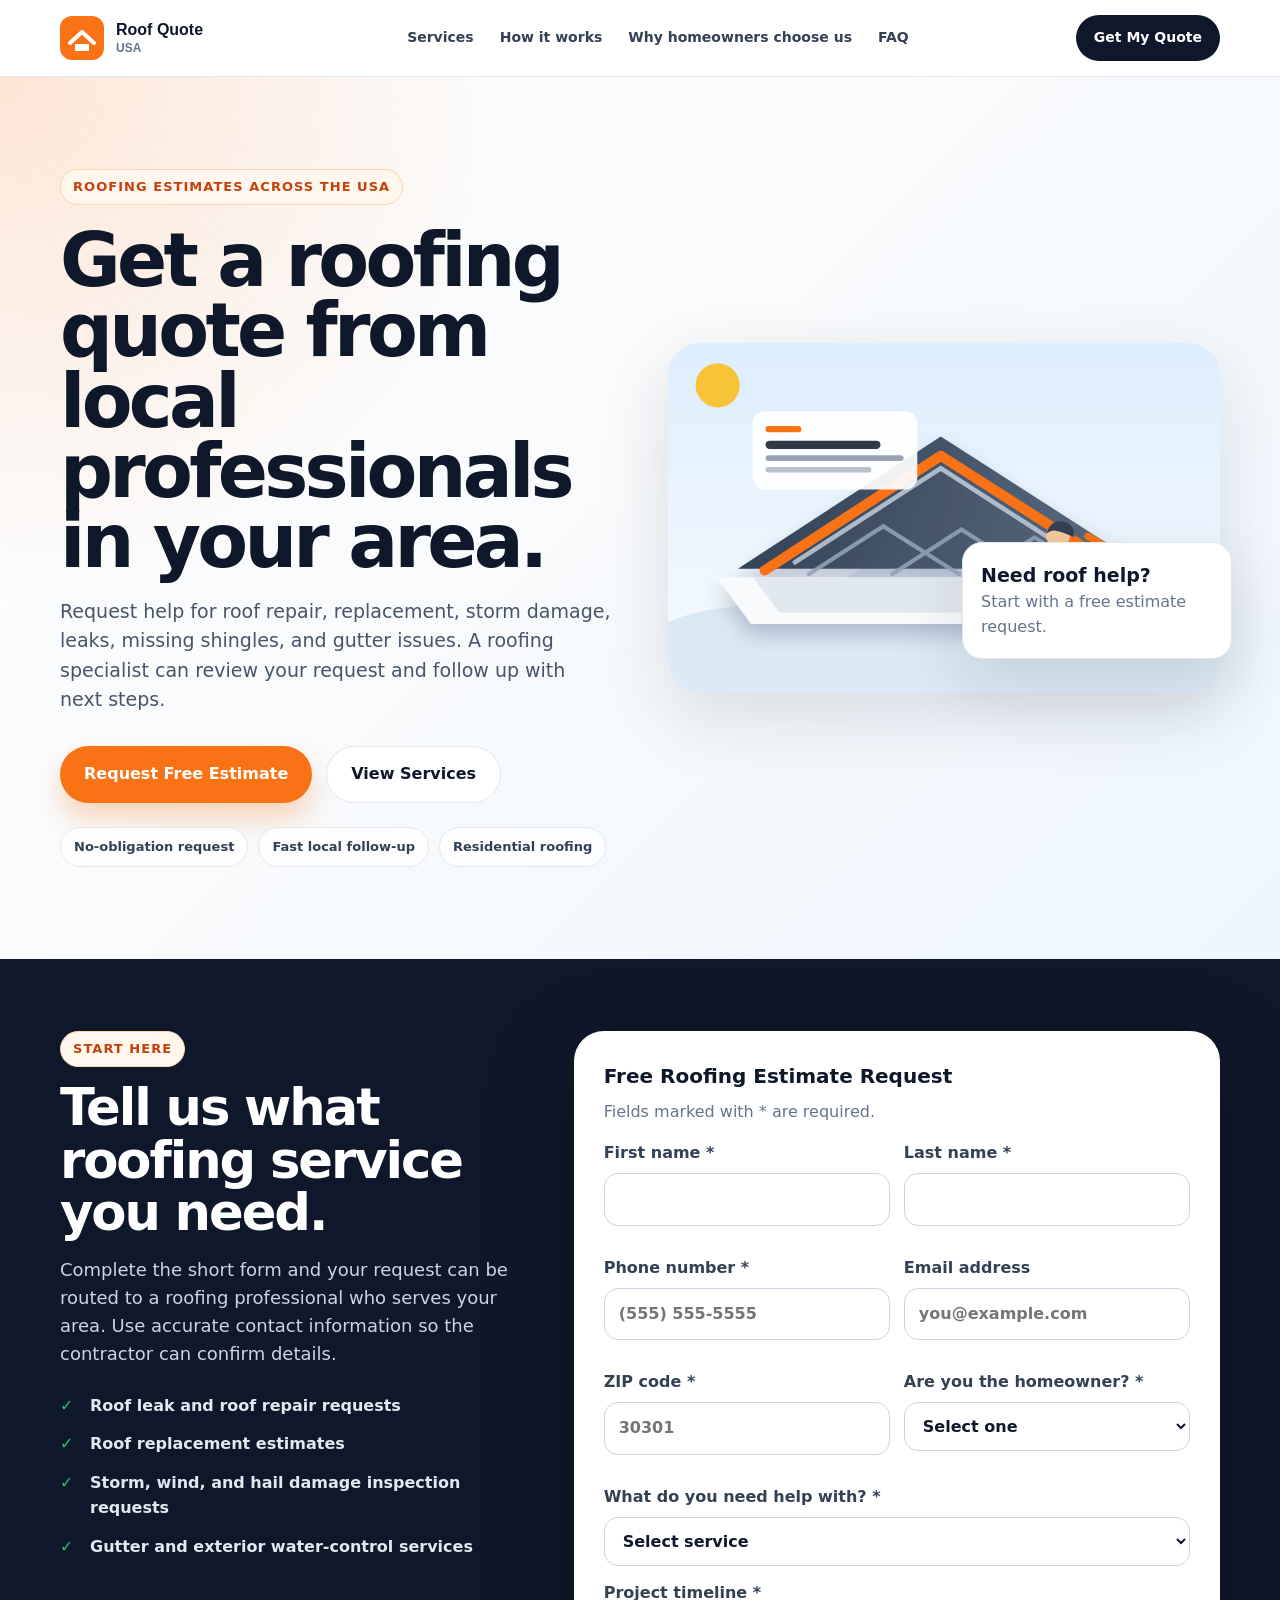
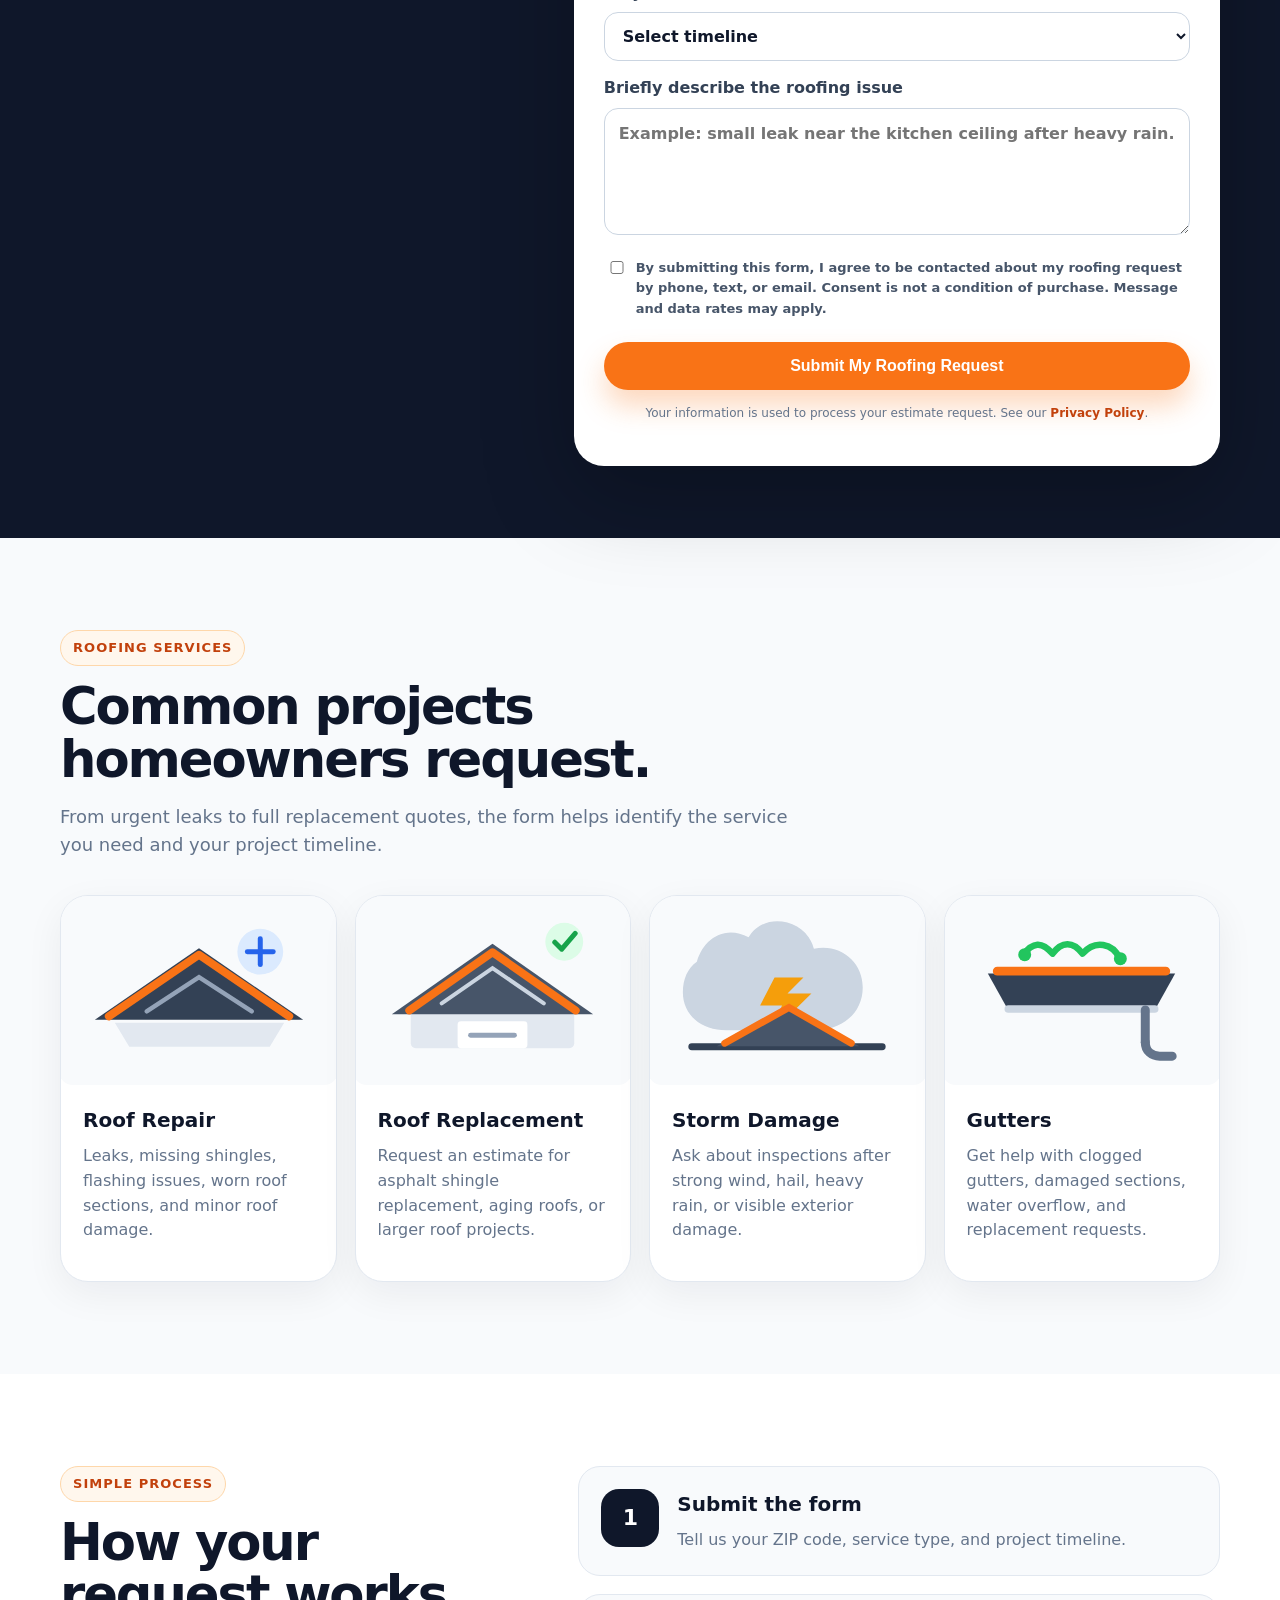
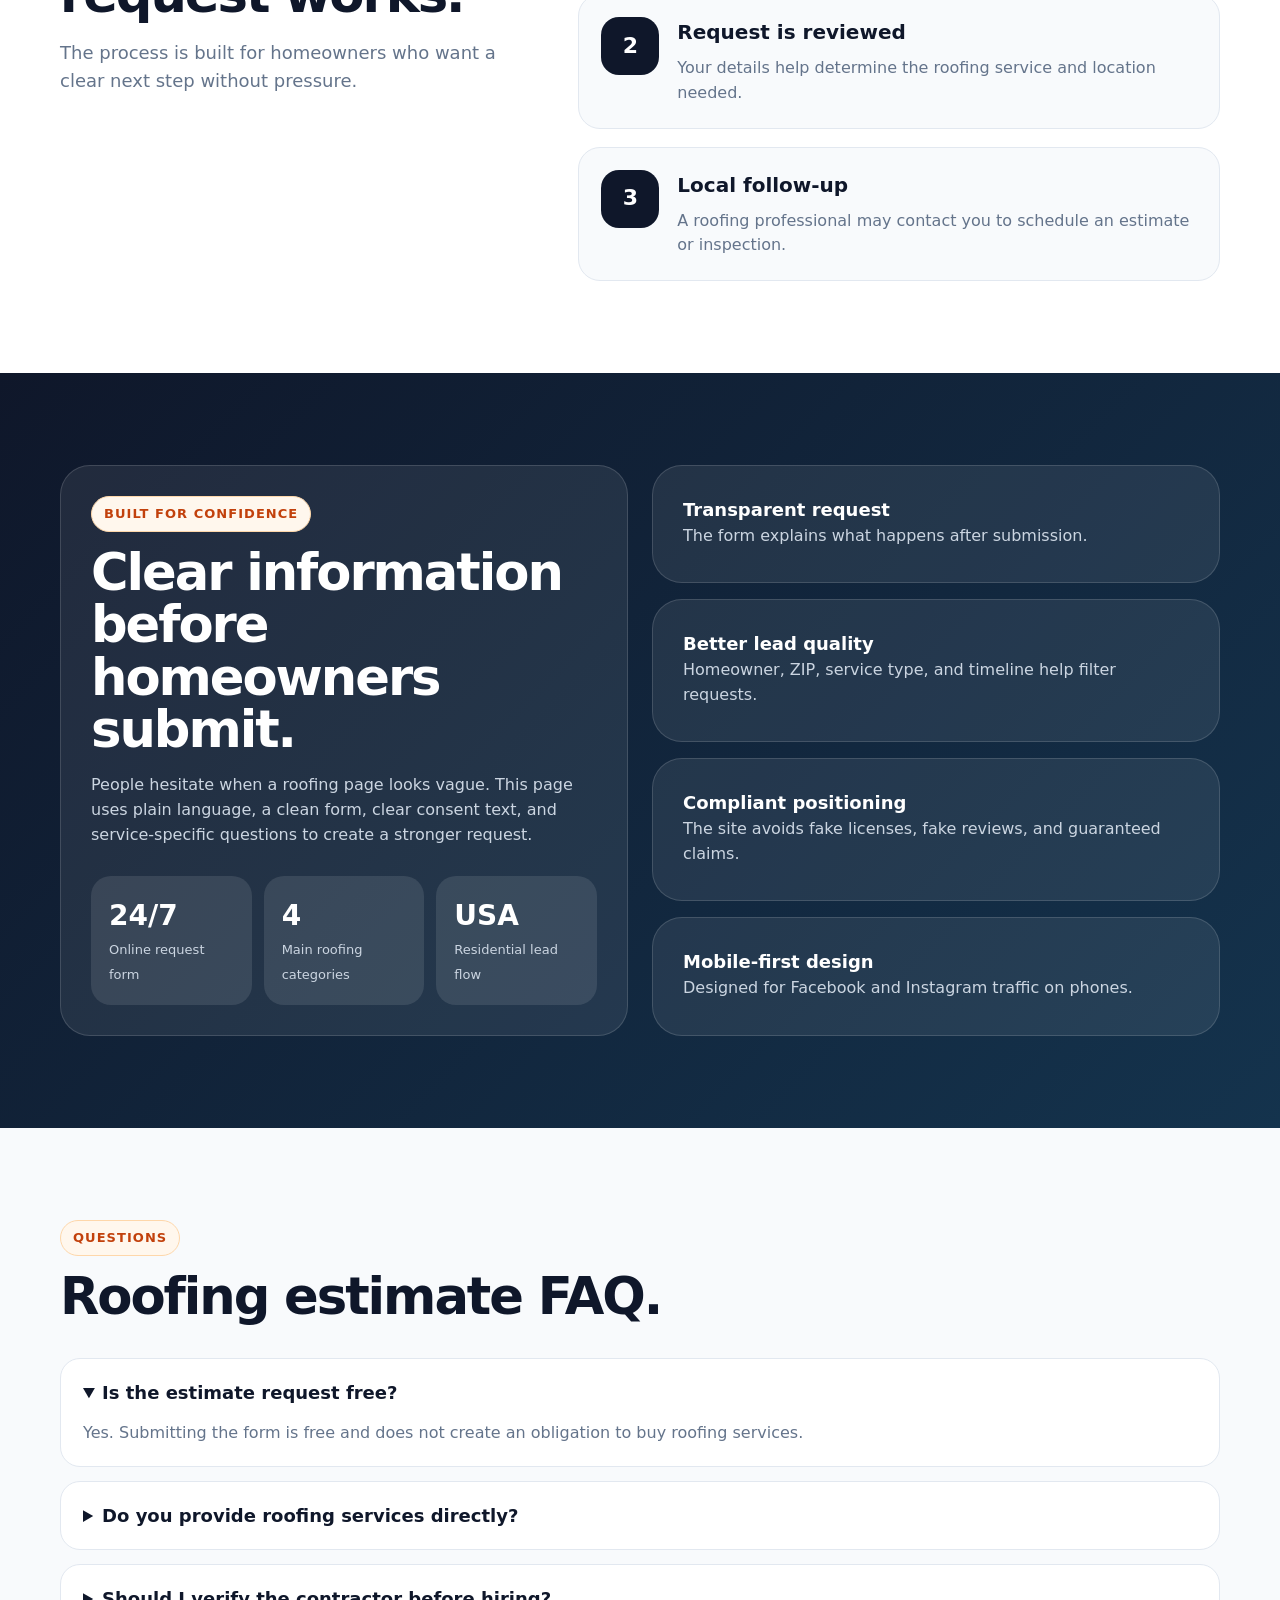
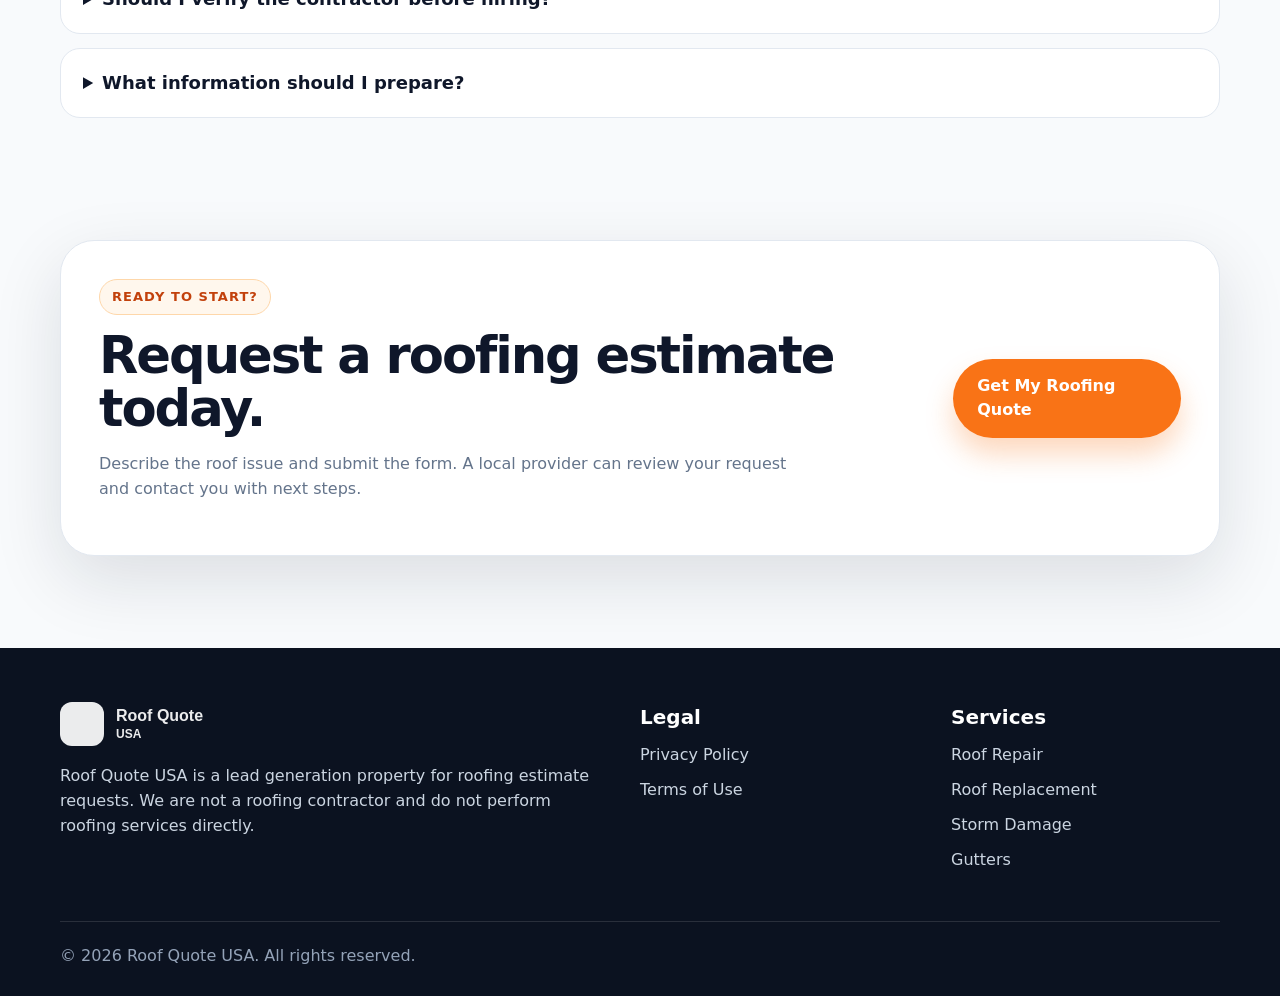
<file: index.html>
<!DOCTYPE html>
<html lang="en">
<head>
  <meta charset="UTF-8" />
  <meta name="viewport" content="width=device-width, initial-scale=1.0" />
  <title>Roof Quote USA | Roofing Estimates from Local Pros</title>
  <meta name="description" content="Request a no-obligation roofing estimate for roof repair, roof replacement, storm damage inspections, and gutter services from local roofing professionals in your area." />
  <link rel="icon" href="favicon.svg" type="image/svg+xml" />
  <link rel="preload" href="styles.css" as="style" />
  <link rel="stylesheet" href="styles.css" />
</head>
<body>
  <header class="site-header" id="top">
    <div class="container header-inner">
      <a class="brand" href="#top" aria-label="Roof Quote USA home">
        <img src="logo.svg" alt="Roof Quote USA" />
      </a>
      <nav class="main-nav" aria-label="Main navigation">
        <a href="#services">Services</a>
        <a href="#how-it-works">How it works</a>
        <a href="#trust">Why homeowners choose us</a>
        <a href="#faq">FAQ</a>
      </nav>
      <a class="header-cta" href="#quote-form">Get My Quote</a>
      <button class="menu-toggle" aria-label="Open menu" aria-expanded="false">Menu</button>
    </div>
  </header>

  <main>
    <section class="hero section-pad">
      <div class="container hero-grid">
        <div class="hero-copy">
          <div class="eyebrow">Roofing estimates across the USA</div>
          <h1>Get a roofing quote from local professionals in your area.</h1>
          <p class="hero-subtitle">Request help for roof repair, replacement, storm damage, leaks, missing shingles, and gutter issues. A roofing specialist can review your request and follow up with next steps.</p>
          <div class="hero-actions">
            <a class="btn btn-primary" href="#quote-form">Request Free Estimate</a>
            <a class="btn btn-secondary" href="#services">View Services</a>
          </div>
          <div class="trust-strip" aria-label="Trust benefits">
            <span>No-obligation request</span>
            <span>Fast local follow-up</span>
            <span>Residential roofing</span>
          </div>
        </div>
        <div class="hero-card" aria-label="Roofing quote request form preview">
          <img src="roof-hero.svg" alt="Professional roofing crew working on a residential roof" class="hero-image" />
          <div class="floating-proof">
            <strong>Need roof help?</strong>
            <span>Start with a free estimate request.</span>
          </div>
        </div>
      </div>
    </section>

    <section class="quote-section" id="quote-form">
      <div class="container quote-grid">
        <div class="quote-info">
          <span class="section-label">Start here</span>
          <h2>Tell us what roofing service you need.</h2>
          <p>Complete the short form and your request can be routed to a roofing professional who serves your area. Use accurate contact information so the contractor can confirm details.</p>
          <ul class="check-list">
            <li>Roof leak and roof repair requests</li>
            <li>Roof replacement estimates</li>
            <li>Storm, wind, and hail damage inspection requests</li>
            <li>Gutter and exterior water-control services</li>
          </ul>
        </div>

        <form class="lead-form" id="leadForm" method="POST" action="" novalidate>
          <div class="form-heading">
            <h3>Free Roofing Estimate Request</h3>
            <p>Fields marked with * are required.</p>
          </div>

          <div class="form-row two-cols">
            <label>First name *
              <input type="text" name="first_name" autocomplete="given-name" required />
            </label>
            <label>Last name *
              <input type="text" name="last_name" autocomplete="family-name" required />
            </label>
          </div>

          <div class="form-row two-cols">
            <label>Phone number *
              <input type="tel" name="phone" autocomplete="tel" placeholder="(555) 555-5555" required />
            </label>
            <label>Email address
              <input type="email" name="email" autocomplete="email" placeholder="you@example.com" />
            </label>
          </div>

          <div class="form-row two-cols">
            <label>ZIP code *
              <input type="text" name="zip" inputmode="numeric" maxlength="10" placeholder="30301" required />
            </label>
            <label>Are you the homeowner? *
              <select name="homeowner" required>
                <option value="">Select one</option>
                <option>Yes</option>
                <option>No</option>
                <option>Authorized decision maker</option>
              </select>
            </label>
          </div>

          <label>What do you need help with? *
            <select name="service" required>
              <option value="">Select service</option>
              <option>Roof repair / roof leak</option>
              <option>Roof replacement</option>
              <option>Storm / hail damage inspection</option>
              <option>Missing or damaged shingles</option>
              <option>Gutters / drainage issue</option>
              <option>Not sure yet</option>
            </select>
          </label>

          <label>Project timeline *
            <select name="timeline" required>
              <option value="">Select timeline</option>
              <option>As soon as possible</option>
              <option>Within 1-2 weeks</option>
              <option>Within 1-3 months</option>
              <option>Just researching options</option>
            </select>
          </label>

          <label>Briefly describe the roofing issue
            <textarea name="message" rows="4" placeholder="Example: small leak near the kitchen ceiling after heavy rain."></textarea>
          </label>

          <label class="consent">
            <input type="checkbox" name="consent" required />
            <span>By submitting this form, I agree to be contacted about my roofing request by phone, text, or email. Consent is not a condition of purchase. Message and data rates may apply.</span>
          </label>

          <button class="btn btn-primary form-submit" type="submit">Submit My Roofing Request</button>
          <p class="form-note">Your information is used to process your estimate request. See our <a href="privacy.html">Privacy Policy</a>.</p>
          <div class="form-status" id="formStatus" role="status" aria-live="polite"></div>
        </form>
      </div>
    </section>

    <section class="services section-pad" id="services">
      <div class="container">
        <div class="section-header">
          <span class="section-label">Roofing services</span>
          <h2>Common projects homeowners request.</h2>
          <p>From urgent leaks to full replacement quotes, the form helps identify the service you need and your project timeline.</p>
        </div>
        <div class="service-grid">
          <article class="service-card">
            <img src="roof-repair.svg" alt="Roof repair illustration" />
            <h3>Roof Repair</h3>
            <p>Leaks, missing shingles, flashing issues, worn roof sections, and minor roof damage.</p>
          </article>
          <article class="service-card">
            <img src="roof-replacement.svg" alt="Roof replacement illustration" />
            <h3>Roof Replacement</h3>
            <p>Request an estimate for asphalt shingle replacement, aging roofs, or larger roof projects.</p>
          </article>
          <article class="service-card">
            <img src="storm-inspection.svg" alt="Storm damage roof inspection illustration" />
            <h3>Storm Damage</h3>
            <p>Ask about inspections after strong wind, hail, heavy rain, or visible exterior damage.</p>
          </article>
          <article class="service-card">
            <img src="gutters.svg" alt="Gutter service illustration" />
            <h3>Gutters</h3>
            <p>Get help with clogged gutters, damaged sections, water overflow, and replacement requests.</p>
          </article>
        </div>
      </div>
    </section>

    <section class="how section-pad" id="how-it-works">
      <div class="container how-grid">
        <div>
          <span class="section-label">Simple process</span>
          <h2>How your request works.</h2>
          <p class="muted">The process is built for homeowners who want a clear next step without pressure.</p>
        </div>
        <div class="steps">
          <div class="step"><span>1</span><div><h3>Submit the form</h3><p>Tell us your ZIP code, service type, and project timeline.</p></div></div>
          <div class="step"><span>2</span><div><h3>Request is reviewed</h3><p>Your details help determine the roofing service and location needed.</p></div></div>
          <div class="step"><span>3</span><div><h3>Local follow-up</h3><p>A roofing professional may contact you to schedule an estimate or inspection.</p></div></div>
        </div>
      </div>
    </section>

    <section class="trust section-pad" id="trust">
      <div class="container trust-grid">
        <div class="trust-panel">
          <span class="section-label">Built for confidence</span>
          <h2>Clear information before homeowners submit.</h2>
          <p>People hesitate when a roofing page looks vague. This page uses plain language, a clean form, clear consent text, and service-specific questions to create a stronger request.</p>
          <div class="stats">
            <div><strong>24/7</strong><span>Online request form</span></div>
            <div><strong>4</strong><span>Main roofing categories</span></div>
            <div><strong>USA</strong><span>Residential lead flow</span></div>
          </div>
        </div>
        <div class="trust-list">
          <div><strong>Transparent request</strong><p>The form explains what happens after submission.</p></div>
          <div><strong>Better lead quality</strong><p>Homeowner, ZIP, service type, and timeline help filter requests.</p></div>
          <div><strong>Compliant positioning</strong><p>The site avoids fake licenses, fake reviews, and guaranteed claims.</p></div>
          <div><strong>Mobile-first design</strong><p>Designed for Facebook and Instagram traffic on phones.</p></div>
        </div>
      </div>
    </section>

    <section class="faq section-pad" id="faq">
      <div class="container">
        <div class="section-header narrow">
          <span class="section-label">Questions</span>
          <h2>Roofing estimate FAQ.</h2>
        </div>
        <div class="faq-list">
          <details open>
            <summary>Is the estimate request free?</summary>
            <p>Yes. Submitting the form is free and does not create an obligation to buy roofing services.</p>
          </details>
          <details>
            <summary>Do you provide roofing services directly?</summary>
            <p>This website is designed as a roofing quote request and lead generation property. Service availability and contractor details depend on the local provider who follows up.</p>
          </details>
          <details>
            <summary>Should I verify the contractor before hiring?</summary>
            <p>Yes. Homeowners should independently verify licensing, insurance, reviews, scope of work, and written estimates before choosing any contractor.</p>
          </details>
          <details>
            <summary>What information should I prepare?</summary>
            <p>Prepare your ZIP code, service type, roof issue, project timeline, and the best phone number for follow-up.</p>
          </details>
        </div>
      </div>
    </section>

    <section class="final-cta section-pad">
      <div class="container final-card">
        <div>
          <span class="section-label">Ready to start?</span>
          <h2>Request a roofing estimate today.</h2>
          <p>Describe the roof issue and submit the form. A local provider can review your request and contact you with next steps.</p>
        </div>
        <a class="btn btn-primary" href="#quote-form">Get My Roofing Quote</a>
      </div>
    </section>
  </main>

  <footer class="site-footer">
    <div class="container footer-grid">
      <div>
        <img src="logo.svg" alt="Roof Quote USA" class="footer-logo" />
        <p>Roof Quote USA is a lead generation property for roofing estimate requests. We are not a roofing contractor and do not perform roofing services directly.</p>
      </div>
      <div>
        <h3>Legal</h3>
        <a href="privacy.html">Privacy Policy</a>
        <a href="terms.html">Terms of Use</a>
      </div>
      <div>
        <h3>Services</h3>
        <a href="#services">Roof Repair</a>
        <a href="#services">Roof Replacement</a>
        <a href="#services">Storm Damage</a>
        <a href="#services">Gutters</a>
      </div>
    </div>
    <div class="container footer-bottom">
      <span>© <span id="year"></span> Roof Quote USA. All rights reserved.</span>
    </div>
  </footer>

  <script src="main.js"></script>
</body>
</html>
</file>
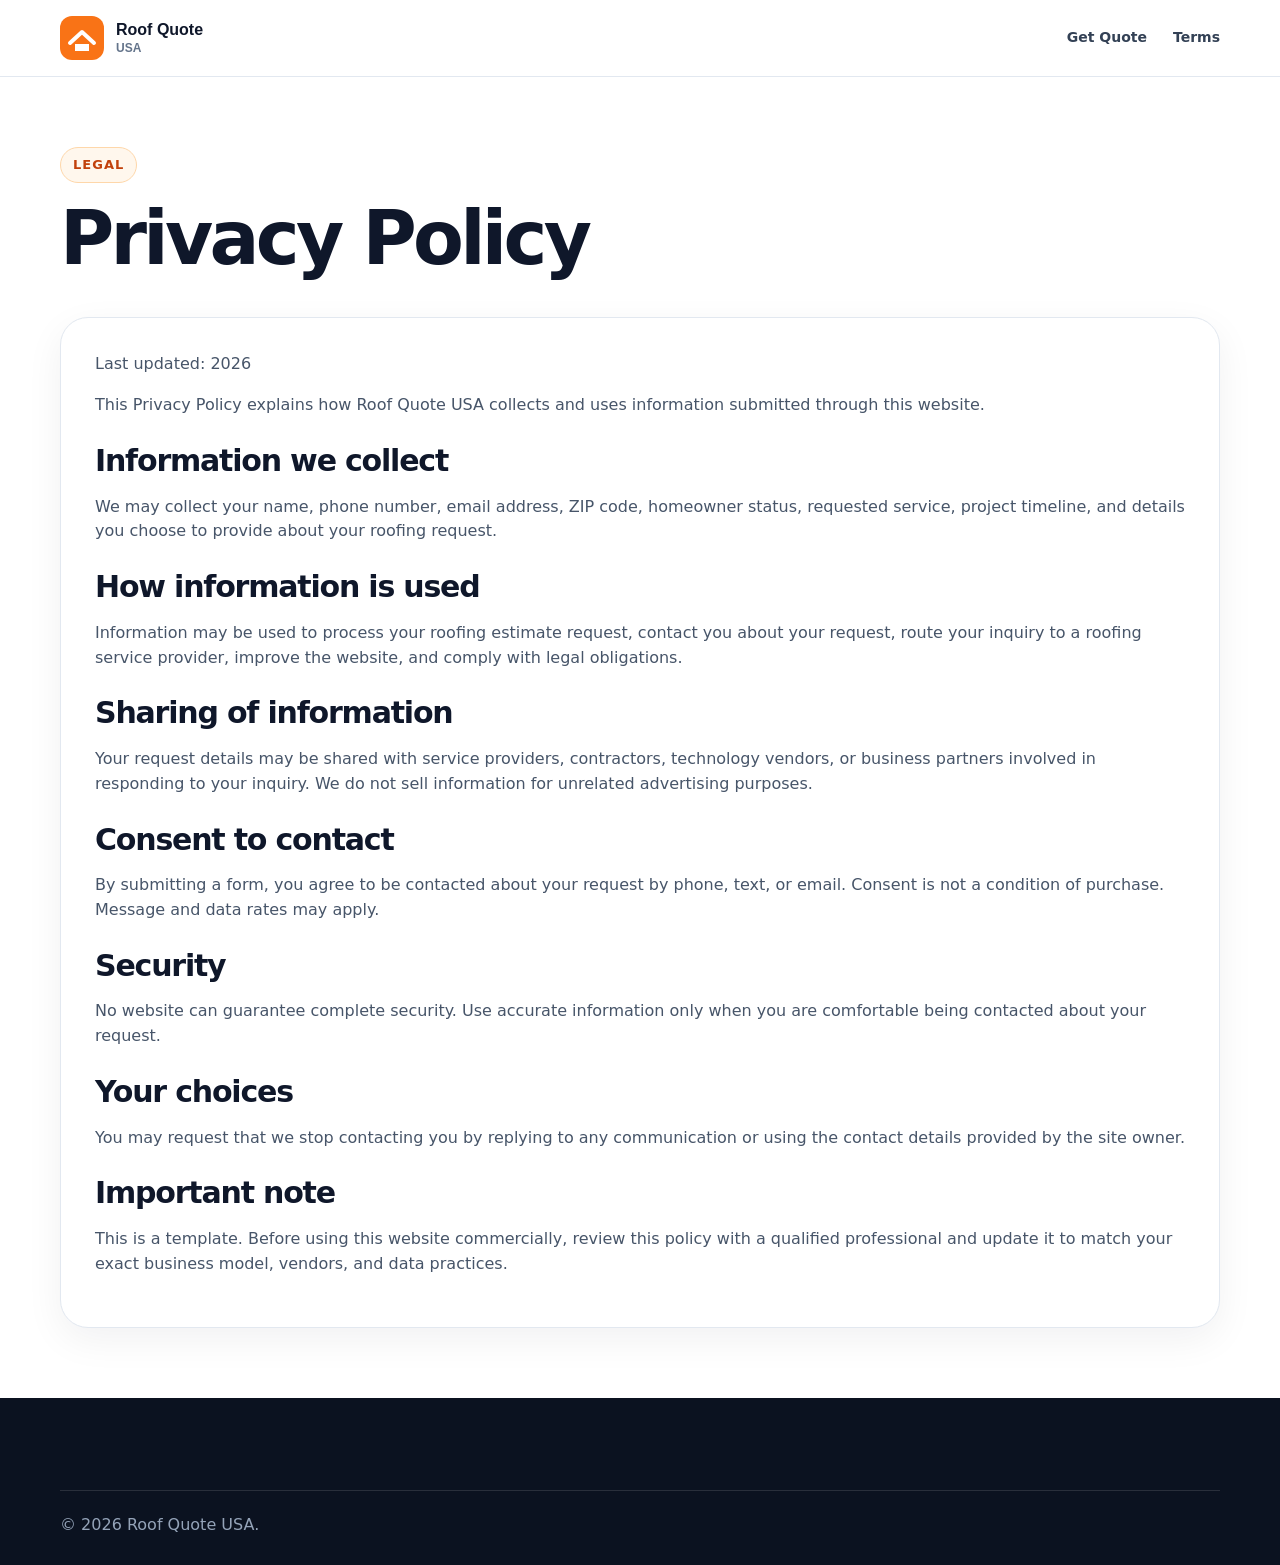
<file: privacy.html>
<!DOCTYPE html>
<html lang="en">
<head>
  <meta charset="UTF-8" />
  <meta name="viewport" content="width=device-width, initial-scale=1.0" />
  <title>Privacy Policy | Roof Quote USA</title>
  <link rel="icon" href="favicon.svg" type="image/svg+xml" />
  <link rel="stylesheet" href="styles.css" />
</head>
<body class="legal-page">
  <header class="site-header">
    <div class="container header-inner">
      <a class="brand" href="index.html"><img src="logo.svg" alt="Roof Quote USA" /></a>
      <nav class="main-nav"><a href="index.html#quote-form">Get Quote</a><a href="terms.html">Terms</a></nav>
    </div>
  </header>
  <main>
    <section class="legal-hero"><div class="container"><span class="section-label">Legal</span><h1>Privacy Policy</h1></div></section>
    <section class="container legal-card">
      <p>Last updated: 2026</p>
      <p>This Privacy Policy explains how Roof Quote USA collects and uses information submitted through this website.</p>
      <h2>Information we collect</h2>
      <p>We may collect your name, phone number, email address, ZIP code, homeowner status, requested service, project timeline, and details you choose to provide about your roofing request.</p>
      <h2>How information is used</h2>
      <p>Information may be used to process your roofing estimate request, contact you about your request, route your inquiry to a roofing service provider, improve the website, and comply with legal obligations.</p>
      <h2>Sharing of information</h2>
      <p>Your request details may be shared with service providers, contractors, technology vendors, or business partners involved in responding to your inquiry. We do not sell information for unrelated advertising purposes.</p>
      <h2>Consent to contact</h2>
      <p>By submitting a form, you agree to be contacted about your request by phone, text, or email. Consent is not a condition of purchase. Message and data rates may apply.</p>
      <h2>Security</h2>
      <p>No website can guarantee complete security. Use accurate information only when you are comfortable being contacted about your request.</p>
      <h2>Your choices</h2>
      <p>You may request that we stop contacting you by replying to any communication or using the contact details provided by the site owner.</p>
      <h2>Important note</h2>
      <p>This is a template. Before using this website commercially, review this policy with a qualified professional and update it to match your exact business model, vendors, and data practices.</p>
    </section>
  </main>
  <footer class="site-footer"><div class="container footer-bottom">© <span id="year"></span> Roof Quote USA.</div></footer>
  <script src="main.js"></script>
</body>
</html>
</file>
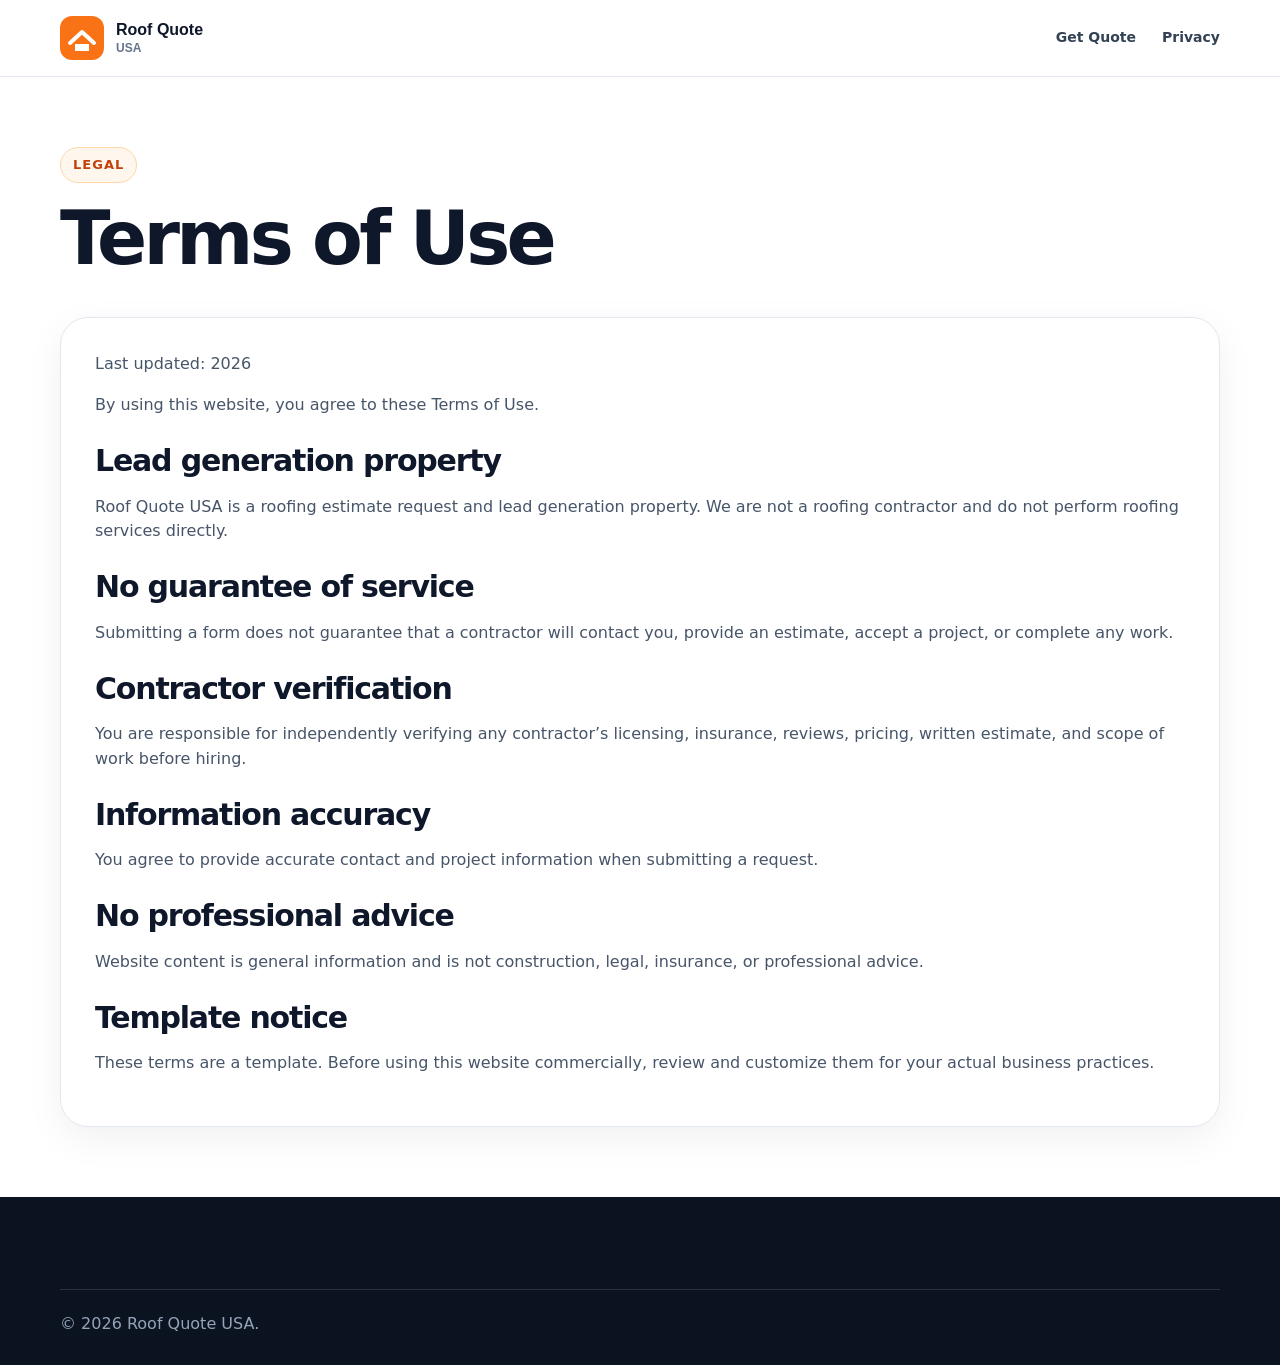
<file: terms.html>
<!DOCTYPE html>
<html lang="en">
<head>
  <meta charset="UTF-8" />
  <meta name="viewport" content="width=device-width, initial-scale=1.0" />
  <title>Terms of Use | Roof Quote USA</title>
  <link rel="icon" href="favicon.svg" type="image/svg+xml" />
  <link rel="stylesheet" href="styles.css" />
</head>
<body class="legal-page">
  <header class="site-header">
    <div class="container header-inner">
      <a class="brand" href="index.html"><img src="logo.svg" alt="Roof Quote USA" /></a>
      <nav class="main-nav"><a href="index.html#quote-form">Get Quote</a><a href="privacy.html">Privacy</a></nav>
    </div>
  </header>
  <main>
    <section class="legal-hero"><div class="container"><span class="section-label">Legal</span><h1>Terms of Use</h1></div></section>
    <section class="container legal-card">
      <p>Last updated: 2026</p>
      <p>By using this website, you agree to these Terms of Use.</p>
      <h2>Lead generation property</h2>
      <p>Roof Quote USA is a roofing estimate request and lead generation property. We are not a roofing contractor and do not perform roofing services directly.</p>
      <h2>No guarantee of service</h2>
      <p>Submitting a form does not guarantee that a contractor will contact you, provide an estimate, accept a project, or complete any work.</p>
      <h2>Contractor verification</h2>
      <p>You are responsible for independently verifying any contractor’s licensing, insurance, reviews, pricing, written estimate, and scope of work before hiring.</p>
      <h2>Information accuracy</h2>
      <p>You agree to provide accurate contact and project information when submitting a request.</p>
      <h2>No professional advice</h2>
      <p>Website content is general information and is not construction, legal, insurance, or professional advice.</p>
      <h2>Template notice</h2>
      <p>These terms are a template. Before using this website commercially, review and customize them for your actual business practices.</p>
    </section>
  </main>
  <footer class="site-footer"><div class="container footer-bottom">© <span id="year"></span> Roof Quote USA.</div></footer>
  <script src="main.js"></script>
</body>
</html>
</file>
<file: styles.css>
:root {
  --bg: #f8fafc;
  --surface: #ffffff;
  --ink: #0f172a;
  --muted: #64748b;
  --line: #e2e8f0;
  --brand: #f97316;
  --brand-dark: #c2410c;
  --blue: #0f3f68;
  --teal: #0f766e;
  --shadow: 0 24px 70px rgba(15, 23, 42, 0.12);
  --radius: 24px;
}

* { box-sizing: border-box; }
html { scroll-behavior: smooth; }
body {
  margin: 0;
  font-family: Inter, ui-sans-serif, system-ui, -apple-system, BlinkMacSystemFont, "Segoe UI", sans-serif;
  background: var(--bg);
  color: var(--ink);
  line-height: 1.55;
}
img { max-width: 100%; display: block; }
a { color: inherit; text-decoration: none; }
.container { width: min(1160px, calc(100% - 40px)); margin: 0 auto; }
.section-pad { padding: 92px 0; }

.site-header {
  position: sticky;
  top: 0;
  z-index: 50;
  background: rgba(255,255,255,.92);
  backdrop-filter: blur(14px);
  border-bottom: 1px solid var(--line);
}
.header-inner {
  min-height: 76px;
  display: flex;
  align-items: center;
  justify-content: space-between;
  gap: 24px;
}
.brand img { width: 180px; height: auto; }
.main-nav { display: flex; gap: 26px; color: #334155; font-weight: 700; font-size: 14px; }
.main-nav a:hover { color: var(--brand); }
.header-cta {
  background: var(--ink);
  color: white;
  padding: 12px 18px;
  border-radius: 999px;
  font-weight: 800;
  font-size: 14px;
}
.menu-toggle { display: none; }

.hero {
  background:
    radial-gradient(circle at top left, rgba(249,115,22,.18), transparent 34%),
    linear-gradient(135deg, #fff 0%, #f8fafc 48%, #eef6ff 100%);
  overflow: hidden;
}
.hero-grid {
  display: grid;
  grid-template-columns: 1fr 1fr;
  gap: 56px;
  align-items: center;
}
.eyebrow, .section-label {
  display: inline-flex;
  align-items: center;
  gap: 8px;
  color: var(--brand-dark);
  background: #fff7ed;
  border: 1px solid #fed7aa;
  border-radius: 999px;
  padding: 7px 12px;
  font-size: 13px;
  font-weight: 900;
  text-transform: uppercase;
  letter-spacing: .08em;
}
h1, h2, h3, p { margin-top: 0; }
h1 {
  margin: 20px 0 20px;
  font-size: clamp(42px, 6vw, 74px);
  line-height: .95;
  letter-spacing: -.05em;
}
h2 {
  font-size: clamp(32px, 4vw, 52px);
  line-height: 1.02;
  letter-spacing: -.04em;
  margin: 14px 0 18px;
}
h3 { font-size: 20px; margin-bottom: 8px; }
.hero-subtitle { font-size: 19px; color: #475569; max-width: 620px; }
.hero-actions { display: flex; flex-wrap: wrap; gap: 14px; margin: 32px 0 24px; }
.btn {
  display: inline-flex;
  justify-content: center;
  align-items: center;
  border-radius: 999px;
  padding: 15px 24px;
  font-weight: 900;
  border: 0;
  cursor: pointer;
  transition: transform .18s ease, box-shadow .18s ease, background .18s ease;
}
.btn:hover { transform: translateY(-2px); }
.btn-primary { background: var(--brand); color: #fff; box-shadow: 0 16px 28px rgba(249,115,22,.28); }
.btn-primary:hover { background: var(--brand-dark); }
.btn-secondary { background: #fff; color: var(--ink); border: 1px solid var(--line); }
.trust-strip { display: flex; flex-wrap: wrap; gap: 10px; }
.trust-strip span {
  background: rgba(255,255,255,.85);
  border: 1px solid var(--line);
  color: #334155;
  padding: 9px 13px;
  border-radius: 999px;
  font-weight: 800;
  font-size: 13px;
}
.hero-card { position: relative; }
.hero-image { border-radius: 32px; box-shadow: var(--shadow); }
.floating-proof {
  position: absolute;
  right: -12px;
  bottom: 34px;
  width: min(270px, 70%);
  background: #fff;
  border: 1px solid var(--line);
  border-radius: 20px;
  box-shadow: var(--shadow);
  padding: 18px;
}
.floating-proof strong { display: block; font-size: 19px; }
.floating-proof span { color: var(--muted); }

.quote-section { padding: 72px 0; background: #0f172a; color: #fff; }
.quote-grid {
  display: grid;
  grid-template-columns: .85fr 1.15fr;
  gap: 36px;
  align-items: start;
}
.quote-info p { color: #cbd5e1; font-size: 18px; }
.check-list { padding: 0; margin: 26px 0 0; list-style: none; display: grid; gap: 14px; }
.check-list li { position: relative; padding-left: 30px; color: #e2e8f0; font-weight: 700; }
.check-list li::before {
  content: "✓";
  position: absolute;
  left: 0;
  top: 0;
  color: #22c55e;
  font-weight: 900;
}
.lead-form {
  background: #fff;
  color: var(--ink);
  border-radius: 30px;
  padding: 30px;
  box-shadow: 0 28px 90px rgba(0,0,0,.25);
}
.form-heading p, .form-note { color: var(--muted); }
.form-row { margin-bottom: 15px; }
.two-cols { display: grid; grid-template-columns: 1fr 1fr; gap: 14px; }
label { display: block; font-weight: 900; color: #334155; margin-bottom: 15px; }
input, select, textarea {
  width: 100%;
  margin-top: 7px;
  border: 1px solid #cbd5e1;
  background: #fff;
  border-radius: 14px;
  padding: 13px 14px;
  font: inherit;
  color: var(--ink);
  outline: none;
}
input:focus, select:focus, textarea:focus { border-color: var(--brand); box-shadow: 0 0 0 4px rgba(249,115,22,.12); }
.consent {
  display: grid;
  grid-template-columns: 20px 1fr;
  gap: 12px;
  align-items: start;
  font-weight: 600;
  color: #475569;
  font-size: 13px;
}
.consent input { width: 18px; margin-top: 3px; }
.form-submit { width: 100%; font-size: 16px; margin-top: 8px; }
.form-note { font-size: 12px; text-align: center; margin: 14px 0 0; }
.form-note a { color: var(--brand-dark); font-weight: 900; }
.form-status {
  margin-top: 14px;
  border-radius: 14px;
  padding: 0;
  font-weight: 800;
}
.form-status.success { background: #dcfce7; color: #166534; padding: 13px; }
.form-status.error { background: #fee2e2; color: #991b1b; padding: 13px; }

.section-header { max-width: 760px; margin-bottom: 36px; }
.section-header p, .muted { color: var(--muted); font-size: 18px; }
.narrow { max-width: 620px; }
.service-grid {
  display: grid;
  grid-template-columns: repeat(4, 1fr);
  gap: 18px;
}
.service-card {
  background: #fff;
  border: 1px solid var(--line);
  border-radius: 28px;
  overflow: hidden;
  box-shadow: 0 12px 38px rgba(15,23,42,.06);
}
.service-card img { width: 100%; aspect-ratio: 1.45; object-fit: cover; }
.service-card h3, .service-card p { padding: 0 22px; }
.service-card h3 { margin-top: 20px; }
.service-card p { color: var(--muted); padding-bottom: 22px; }

.how { background: #fff; }
.how-grid { display: grid; grid-template-columns: .85fr 1.15fr; gap: 44px; align-items: start; }
.steps { display: grid; gap: 18px; }
.step {
  display: grid;
  grid-template-columns: 58px 1fr;
  gap: 18px;
  align-items: start;
  border: 1px solid var(--line);
  border-radius: 22px;
  padding: 22px;
  background: #f8fafc;
}
.step span {
  width: 58px;
  height: 58px;
  border-radius: 18px;
  display: grid;
  place-items: center;
  background: var(--ink);
  color: #fff;
  font-weight: 900;
  font-size: 22px;
}
.step p { color: var(--muted); margin-bottom: 0; }

.trust { background: linear-gradient(135deg, #0f172a, #14334d); color: #fff; }
.trust-grid { display: grid; grid-template-columns: 1fr 1fr; gap: 24px; }
.trust-panel, .trust-list > div {
  background: rgba(255,255,255,.08);
  border: 1px solid rgba(255,255,255,.14);
  border-radius: 30px;
  padding: 30px;
}
.trust-panel p, .trust-list p { color: #cbd5e1; }
.stats { display: grid; grid-template-columns: repeat(3, 1fr); gap: 12px; margin-top: 28px; }
.stats div { background: rgba(255,255,255,.10); border-radius: 20px; padding: 18px; }
.stats strong { display: block; font-size: 28px; }
.stats span { color: #cbd5e1; font-size: 13px; }
.trust-list { display: grid; gap: 16px; }
.trust-list strong { font-size: 18px; }
.trust-list p { margin-bottom: 0; }

.faq-list { display: grid; gap: 14px; }
details {
  background: #fff;
  border: 1px solid var(--line);
  border-radius: 20px;
  padding: 20px 22px;
}
summary { cursor: pointer; font-weight: 900; font-size: 18px; }
details p { color: var(--muted); margin: 14px 0 0; }

.final-cta { padding-top: 30px; }
.final-card {
  background: #fff;
  border: 1px solid var(--line);
  border-radius: 34px;
  padding: 38px;
  box-shadow: var(--shadow);
  display: flex;
  justify-content: space-between;
  gap: 24px;
  align-items: center;
}
.final-card p { color: var(--muted); max-width: 720px; }

.site-footer { background: #0b1220; color: #cbd5e1; padding: 54px 0 28px; }
.footer-grid {
  display: grid;
  grid-template-columns: 1.4fr .7fr .7fr;
  gap: 42px;
}
.footer-logo { width: 180px; margin-bottom: 18px; filter: brightness(0) invert(1); opacity: .92; }
.site-footer h3 { color: #fff; }
.site-footer a { display: block; margin: 10px 0; color: #cbd5e1; }
.site-footer a:hover { color: #fff; }
.footer-bottom { border-top: 1px solid rgba(255,255,255,.12); margin-top: 38px; padding-top: 22px; color: #94a3b8; }

.legal-page { background: #fff; }
.legal-hero { padding: 70px 0 24px; }
.legal-card {
  background: #fff;
  border: 1px solid var(--line);
  border-radius: 28px;
  padding: 34px;
  box-shadow: 0 12px 38px rgba(15,23,42,.06);
  margin-bottom: 70px;
}
.legal-card h2 { font-size: 30px; margin-top: 28px; }
.legal-card p, .legal-card li { color: #475569; }

@media (max-width: 980px) {
  .main-nav, .header-cta { display: none; }
  .menu-toggle { display: inline-flex; border: 1px solid var(--line); background: #fff; border-radius: 999px; padding: 10px 14px; font-weight: 900; }
  .main-nav.open {
    position: absolute;
    left: 20px;
    right: 20px;
    top: 78px;
    display: grid;
    background: #fff;
    border: 1px solid var(--line);
    border-radius: 20px;
    padding: 18px;
    box-shadow: var(--shadow);
  }
  .hero-grid, .quote-grid, .how-grid, .trust-grid { grid-template-columns: 1fr; }
  .service-grid { grid-template-columns: repeat(2, 1fr); }
}

@media (max-width: 640px) {
  .container { width: min(100% - 28px, 1160px); }
  .section-pad { padding: 66px 0; }
  .two-cols, .stats, .footer-grid, .service-grid { grid-template-columns: 1fr; }
  .lead-form, .final-card, .trust-panel, .trust-list > div { padding: 22px; border-radius: 22px; }
  .final-card { align-items: stretch; flex-direction: column; }
  .floating-proof { position: static; width: 100%; margin-top: -20px; }
  h1 { font-size: 42px; }
}
</file>
